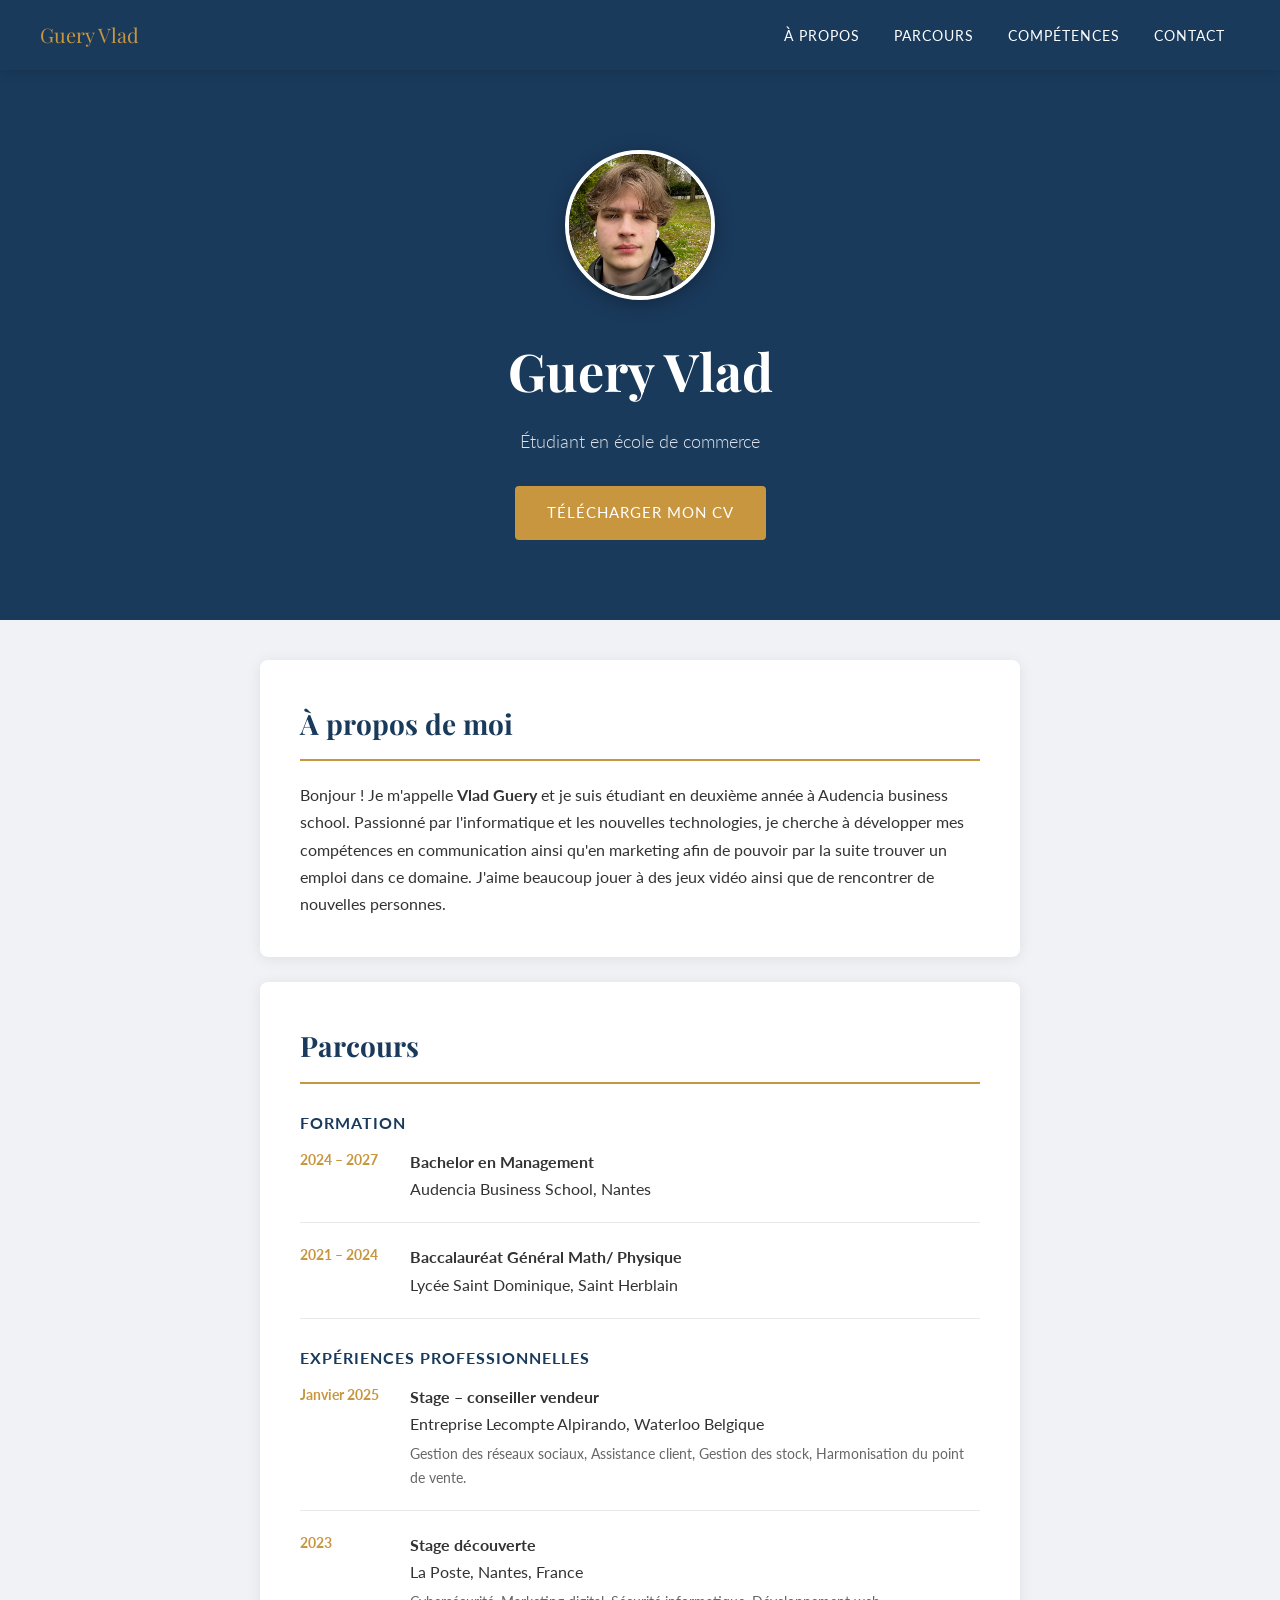
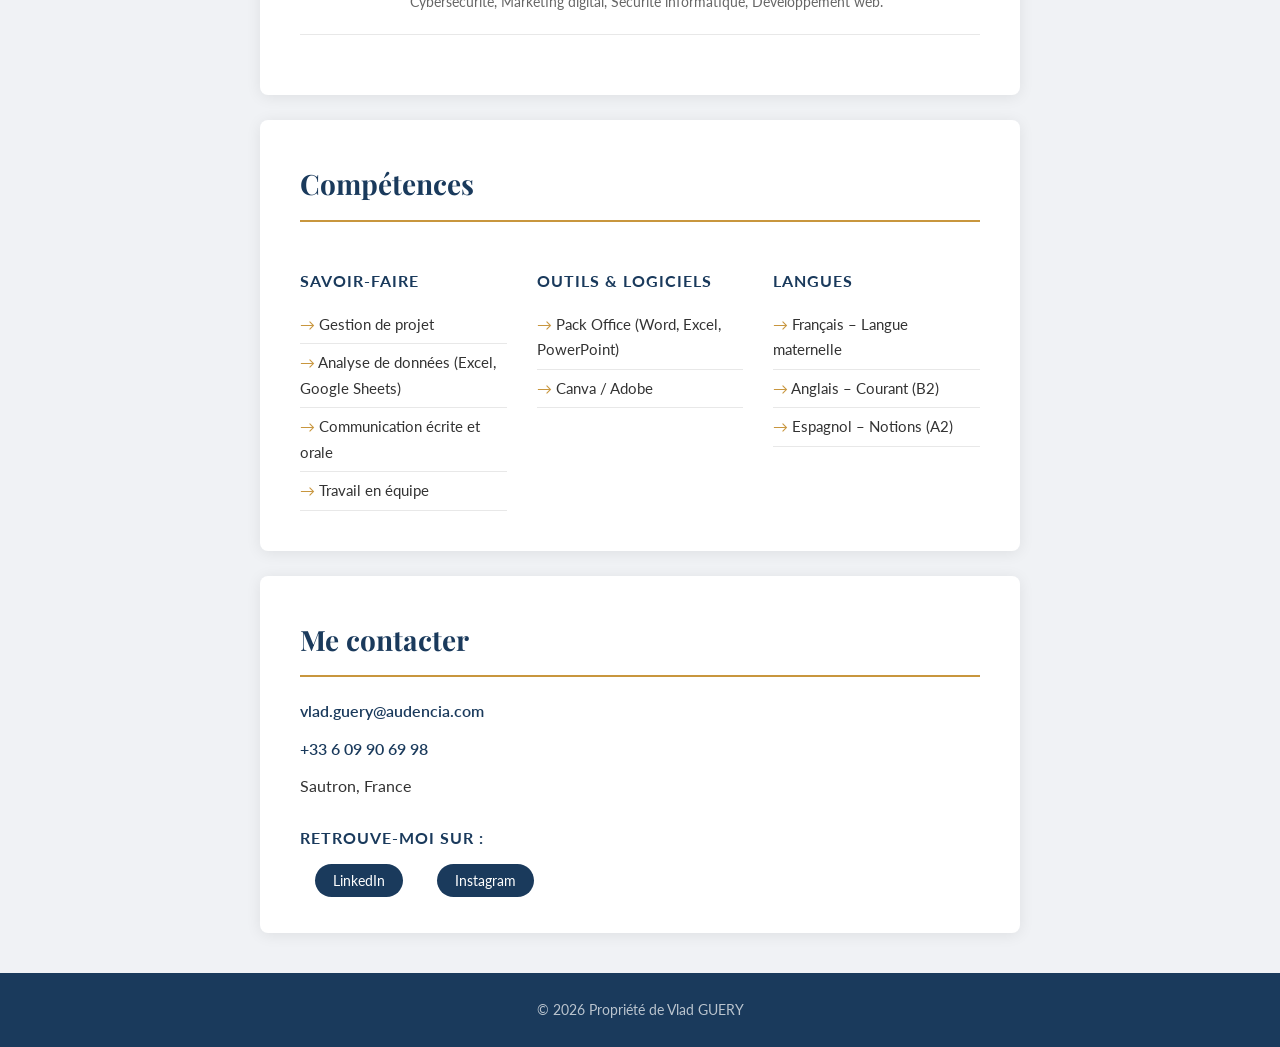
<file: index.html>
<!DOCTYPE html>
<html lang="fr">
<head>
  <meta charset="UTF-8">
  <meta name="viewport" content="width=device-width, initial-scale=1.0">
  <title>Portfolio - Guery Vlad</title>
  <link rel="stylesheet" href="style.css">
  <link href="https://fonts.googleapis.com/css2?family=Playfair+Display:wght@600&family=Lato:wght@300;400;700&display=swap" rel="stylesheet">
</head>

<body>

  <nav class="navbar">
    <div class="nav-logo">Guery Vlad</div>
    <ul class="list-inline">
      <li><a href="#apropos">À propos</a></li>
      <li><a href="#parcours">Parcours</a></li>
      <li><a href="#competences">Compétences</a></li>
      <li><a href="#contact">Contact</a></li>
    </ul>
  </nav>

  <section class="hero">
    <img src="moi.jpeg" alt="Photo de profil" class="img-circle img-hero">
    <h1>Guery Vlad</h1>
    <p class="hero-subtitle">Étudiant en école de commerce</p>
    <a href="cv.pdf" download class="btn-primary">Télécharger mon CV</a>
  </section>

  <div class="container">

    <div class="card-white" id="apropos">
      <h2 class="section-title">À propos de moi</h2>
      <p>
        Bonjour ! Je m'appelle <strong>Vlad Guery</strong> et je suis étudiant en
        deuxième année à Audencia business school. Passionné par l'informatique et les nouvelles technologies,
        je cherche à développer mes compétences en communication ainsi qu'en marketing afin de pouvoir par la suite trouver un emploi dans ce domaine. J'aime beaucoup jouer à des jeux vidéo ainsi que de rencontrer de nouvelles personnes.
      </p>
    </div>

    <div class="card-white" id="parcours">
      <h2 class="section-title">Parcours</h2>
      <h3 class="sous-titre">Formation</h3>
      <div class="item-parcours">
        <span class="annee">2024 – 2027</span>
        <div>
          <strong>Bachelor en Management</strong>
          <br>Audencia Business School, Nantes
        </div>
      </div>
      <div class="item-parcours">
        <span class="annee">2021 – 2024</span>
        <div>
          <strong>Baccalauréat Général Math/ Physique</strong>
          <br>Lycée Saint Dominique, Saint Herblain
        </div>
      </div>

      <h3 class="sous-titre">Expériences professionnelles</h3>
      <div class="item-parcours">
        <span class="annee">Janvier 2025</span>
        <div>
          <strong>Stage – conseiller vendeur</strong>
          <br>Entreprise Lecompte Alpirando, Waterloo Belgique
          <p class="description-parcours">Gestion des réseaux sociaux, Assistance client, Gestion des stock, Harmonisation du point de vente.</p>
        </div>
      </div>
      <div class="item-parcours">
        <span class="annee">2023</span>
        <div>
          <strong>Stage découverte</strong>
          <br>La Poste, Nantes, France
          <p class="description-parcours">Cybersécurité, Marketing digital, Sécurité informatique, Développement web.</p>
        </div>
      </div>
    </div>

    <div class="card-white" id="competences">
      <h2 class="section-title">Compétences</h2>
      <div class="grille-competences">
        <div>
          <h3 class="sous-titre">Savoir-faire</h3>
          <ul class="liste-competences">
            <li>Gestion de projet</li>
            <li>Analyse de données (Excel, Google Sheets)</li>
            <li>Communication écrite et orale</li>
            <li>Travail en équipe</li>
          </ul>
        </div>
        <div>
          <h3 class="sous-titre">Outils & Logiciels</h3>
          <ul class="liste-competences">
            <li>Pack Office (Word, Excel, PowerPoint)</li>
            <li>Canva / Adobe </li>
          </ul>
        </div>
        <div>
          <h3 class="sous-titre">Langues</h3>
          <ul class="liste-competences">
            <li>Français – Langue maternelle</li>
            <li>Anglais – Courant (B2)</li>
            <li>Espagnol – Notions (A2)</li>
          </ul>
        </div>
      </div>
    </div>

    <div class="card-white" id="contact">
      <h2 class="section-title">Me contacter</h2>
      <div class="bloc-contact">
        <p><a href="mailto:vlad.guery@audencia.com">vlad.guery@audencia.com</a></p>
        <p><a href="tel:+33609906998">+33 6 09 90 69 98</a></p>
        <p>Sautron, France</p>
      </div>
      <h3 class="sous-titre">Retrouve-moi sur :</h3>
      <ul class="list-inline reseaux">
        <li><a href="https://www.linkedin.com/in/vlad-guery-3b94ab350" target="_blank" class="btn-reseau">LinkedIn</a></li>
        <li><a href="https://www.instagram.com/vlad_guery/" target="_blank" class="btn-reseau">Instagram</a></li>
      </ul>
    </div>

  </div>

  <footer>
    <p>© 2026 Propriété de Vlad GUERY</p>
  </footer>

</body>
</html>
</file>
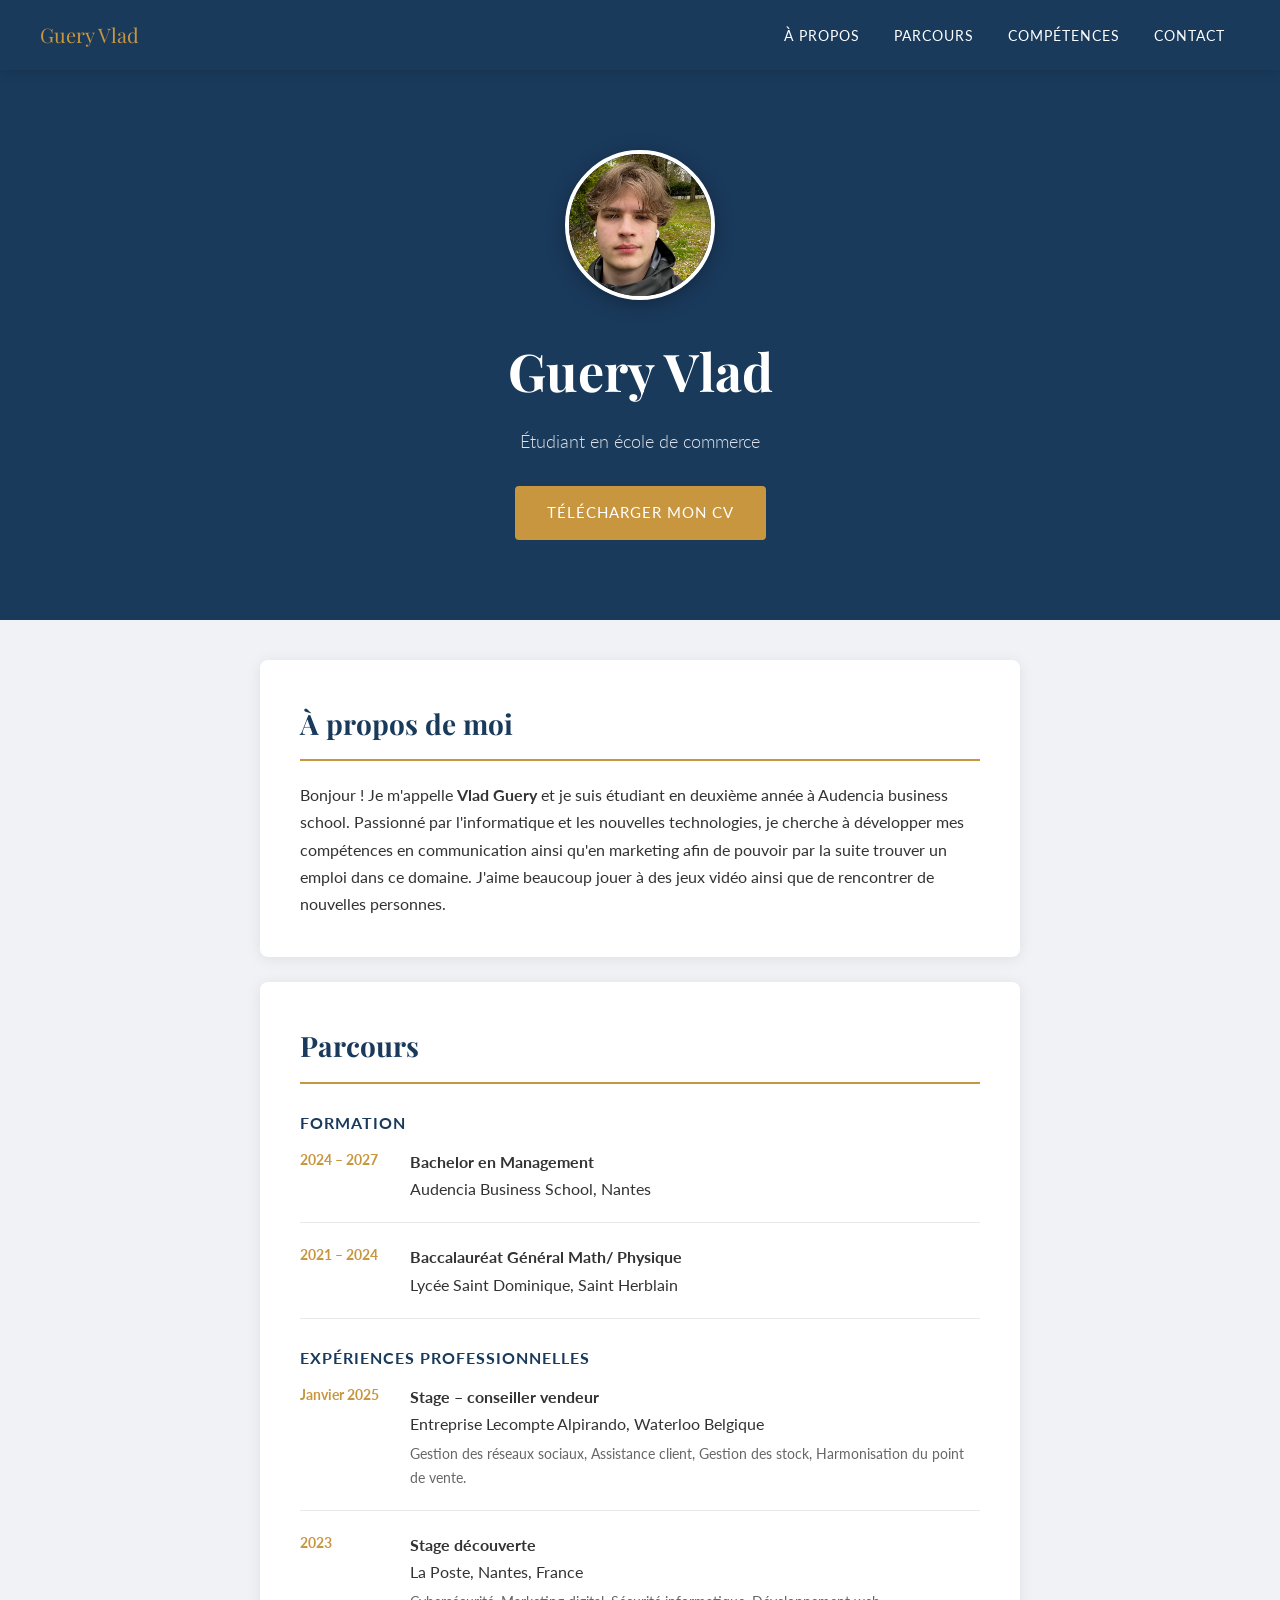
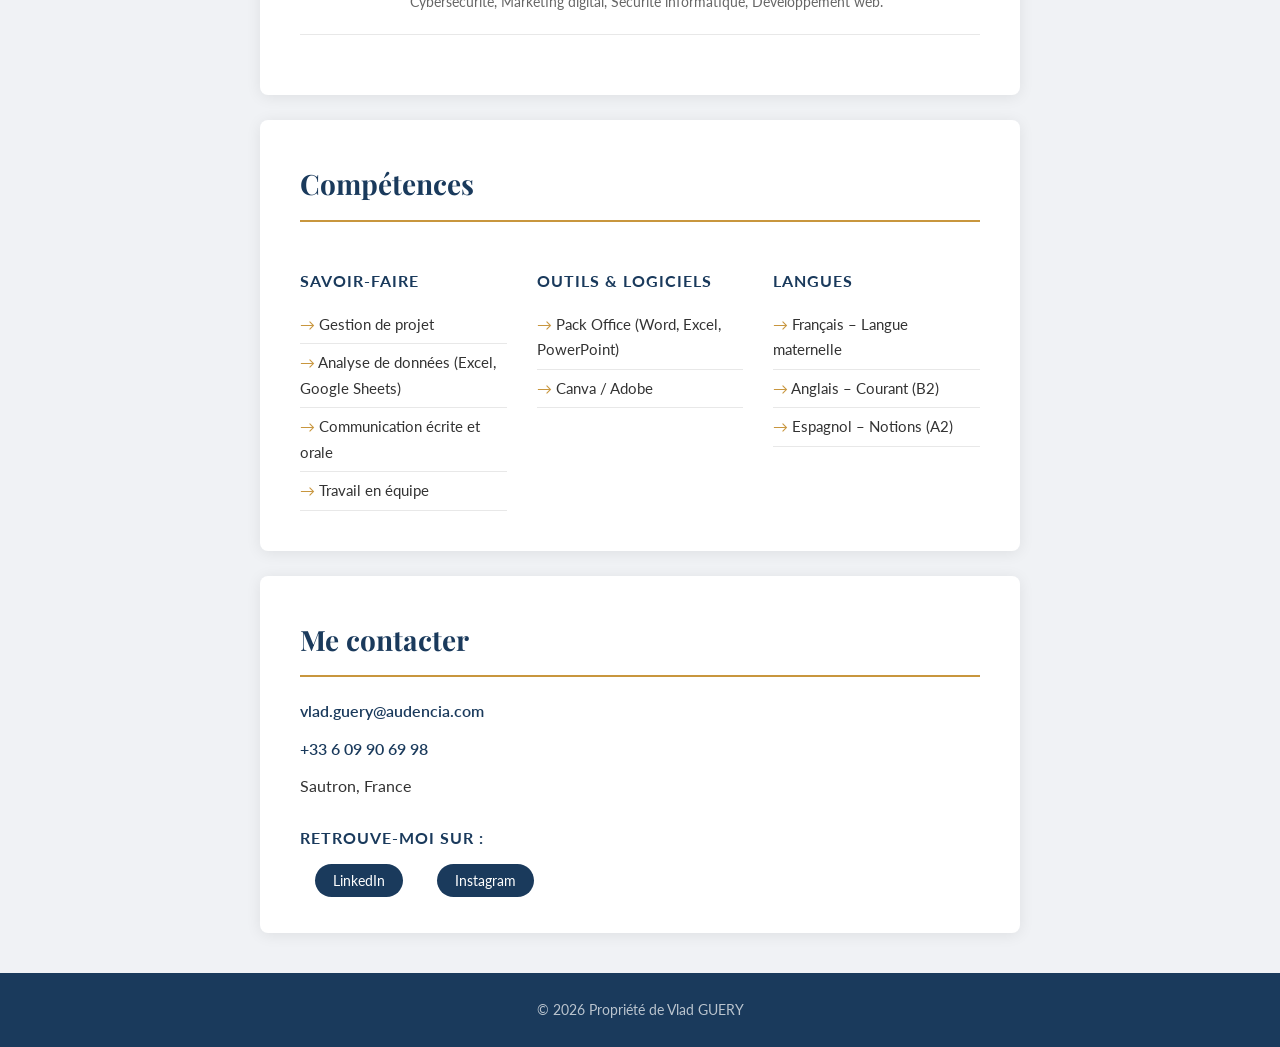
<file: code portfolio.html>
<!DOCTYPE html>
<html lang="fr">
<head>
  <meta charset="UTF-8">
  <meta name="viewport" content="width=device-width, initial-scale=1.0">
  <title>Portfolio - Guery Vlad</title>
  <link rel="stylesheet" href="style.css">
  <link href="https://fonts.googleapis.com/css2?family=Playfair+Display:wght@600&family=Lato:wght@300;400;700&display=swap" rel="stylesheet">
</head>

<body>

  <nav class="navbar">
    <div class="nav-logo">Guery Vlad</div>
    <ul class="list-inline">
      <li><a href="#apropos">À propos</a></li>
      <li><a href="#parcours">Parcours</a></li>
      <li><a href="#competences">Compétences</a></li>
      <li><a href="#contact">Contact</a></li>
    </ul>
  </nav>

  <section class="hero">
    <img src="moi.jpeg" alt="Photo de profil" class="img-circle img-hero">
    <h1>Guery Vlad</h1>
    <p class="hero-subtitle">Étudiant en école de commerce</p>
    <a href="cv.pdf" download class="btn-primary">Télécharger mon CV</a>
  </section>

  <div class="container">

    <div class="card-white" id="apropos">
      <h2 class="section-title">À propos de moi</h2>
      <p>
        Bonjour ! Je m'appelle <strong>Vlad Guery</strong> et je suis étudiant en
        deuxième année à Audencia business school. Passionné par l'informatique et les nouvelles technologies,
        je cherche à développer mes compétences en communication ainsi qu'en marketing afin de pouvoir par la suite trouver un emploi dans ce domaine. J'aime beaucoup jouer à des jeux vidéo ainsi que de rencontrer de nouvelles personnes.
      </p>
    </div>

    <div class="card-white" id="parcours">
      <h2 class="section-title">Parcours</h2>
      <h3 class="sous-titre">Formation</h3>
      <div class="item-parcours">
        <span class="annee">2024 – 2027</span>
        <div>
          <strong>Bachelor en Management</strong>
          <br>Audencia Business School, Nantes
        </div>
      </div>
      <div class="item-parcours">
        <span class="annee">2021 – 2024</span>
        <div>
          <strong>Baccalauréat Général Math/ Physique</strong>
          <br>Lycée Saint Dominique, Saint Herblain
        </div>
      </div>

      <h3 class="sous-titre">Expériences professionnelles</h3>
      <div class="item-parcours">
        <span class="annee">Janvier 2025</span>
        <div>
          <strong>Stage – conseiller vendeur</strong>
          <br>Entreprise Lecompte Alpirando, Waterloo Belgique
          <p class="description-parcours">Gestion des réseaux sociaux, Assistance client, Gestion des stock, Harmonisation du point de vente.</p>
        </div>
      </div>
      <div class="item-parcours">
        <span class="annee">2023</span>
        <div>
          <strong>Stage découverte</strong>
          <br>La Poste, Nantes, France
          <p class="description-parcours">Cybersécurité, Marketing digital, Sécurité informatique, Développement web.</p>
        </div>
      </div>
    </div>

    <div class="card-white" id="competences">
      <h2 class="section-title">Compétences</h2>
      <div class="grille-competences">
        <div>
          <h3 class="sous-titre">Savoir-faire</h3>
          <ul class="liste-competences">
            <li>Gestion de projet</li>
            <li>Analyse de données (Excel, Google Sheets)</li>
            <li>Communication écrite et orale</li>
            <li>Travail en équipe</li>
          </ul>
        </div>
        <div>
          <h3 class="sous-titre">Outils & Logiciels</h3>
          <ul class="liste-competences">
            <li>Pack Office (Word, Excel, PowerPoint)</li>
            <li>Canva / Adobe </li>
          </ul>
        </div>
        <div>
          <h3 class="sous-titre">Langues</h3>
          <ul class="liste-competences">
            <li>Français – Langue maternelle</li>
            <li>Anglais – Courant (B2)</li>
            <li>Espagnol – Notions (A2)</li>
          </ul>
        </div>
      </div>
    </div>

    <div class="card-white" id="contact">
      <h2 class="section-title">Me contacter</h2>
      <div class="bloc-contact">
        <p><a href="mailto:vlad.guery@audencia.com">vlad.guery@audencia.com</a></p>
        <p><a href="tel:+33609906998">+33 6 09 90 69 98</a></p>
        <p>Sautron, France</p>
      </div>
      <h3 class="sous-titre">Retrouve-moi sur :</h3>
      <ul class="list-inline reseaux">
        <li><a href="https://www.linkedin.com/in/vlad-guery-3b94ab350" target="_blank" class="btn-reseau">LinkedIn</a></li>
        <li><a href="https://www.instagram.com/vlad_guery/" target="_blank" class="btn-reseau">Instagram</a></li>
      </ul>
    </div>

  </div>

  <footer>
    <p>© 2026 Propriété de Vlad GUERY</p>
  </footer>

</body>
</html>
</file>
<file: style.css>
:root {
  --couleur-principale: #1a3a5c;
  --couleur-secondaire: #c8963e;
  --couleur-fond: #f0f2f5;
  --couleur-texte: #333333;
  --blanc: #ffffff;
  --gris-clair: #e8e8e8;
}

* {
  margin: 0;
  padding: 0;
  box-sizing: border-box;
}

body {
  font-family: 'Lato', sans-serif;
  background-color: var(--couleur-fond);
  color: var(--couleur-texte);
  font-size: 16px;
  line-height: 1.7;
}

.navbar {
  background-color: var(--couleur-principale);
  color: var(--blanc);
  padding: 18px 40px;
  display: flex;
  align-items: center;
  justify-content: space-between;
  position: sticky;
  top: 0;
  z-index: 100;
  box-shadow: 0 2px 10px rgba(0,0,0,0.15);
}

.nav-logo {
  font-size: 20px;
  font-family: 'Playfair Display', serif;
  color: var(--couleur-secondaire);
}

.navbar a {
  color: var(--blanc);
  text-decoration: none;
  font-size: 14px;
  text-transform: uppercase;
  letter-spacing: 1px;
  transition: color 0.2s;
}

.navbar a:hover {
  color: var(--couleur-secondaire);
}

.list-inline {
  list-style: none;
  padding-left: 0px;
}

.list-inline > li {
  display: inline;
  padding: 0px 15px;
}

.hero {
  background-color: var(--couleur-principale);
  color: var(--blanc);
  text-align: center;
  padding: 80px 20px;
}

.hero h1 {
  font-family: 'Playfair Display', serif;
  font-size: 52px;
  margin-top: 20px;
  margin-bottom: 10px;
}

.hero-subtitle {
  font-size: 18px;
  opacity: 0.85;
  margin-bottom: 30px;
  font-weight: 300;
}

.img-circle {
  border-radius: 50%;
  border: 4px solid var(--blanc);
  box-shadow: 0 4px 20px rgba(0,0,0,0.3);
}

.img-hero {
  width: 150px;
  height: 150px;
  object-fit: cover;
}

.container {
  width: 800px;
  margin: 40px auto;
  padding: 0 20px;
}

.card-white {
  background-color: var(--blanc);
  border-radius: 8px;
  padding: 40px;
  margin-bottom: 25px;
  box-shadow: 0 2px 15px rgba(0, 0, 0, 0.08);
  transition: box-shadow 0.3s;
}

.card-white:hover {
  box-shadow: 0 6px 25px rgba(0, 0, 0, 0.12);
}

.section-title {
  font-family: 'Playfair Display', serif;
  font-size: 28px;
  color: var(--couleur-principale);
  margin-bottom: 20px;
  padding-bottom: 12px;
  border-bottom: 2px solid var(--couleur-secondaire);
}

.sous-titre {
  font-size: 16px;
  color: var(--couleur-principale);
  margin-top: 25px;
  margin-bottom: 12px;
  text-transform: uppercase;
  letter-spacing: 1px;
}

.btn-primary {
  background-color: var(--couleur-secondaire);
  color: var(--blanc);
  text-decoration: none;
  padding: 14px 32px;
  border-radius: 4px;
  font-size: 15px;
  text-transform: uppercase;
  letter-spacing: 1px;
  transition: background-color 0.2s, transform 0.2s;
  display: inline-block;
}

.btn-primary:hover {
  background-color: var(--couleur-principale);
  transform: translateY(-2px);
}

.btn-secondaire {
  border: 2px solid var(--couleur-principale);
  color: var(--couleur-principale);
  background: transparent;
  text-decoration: none;
  padding: 8px 18px;
  border-radius: 4px;
  font-size: 14px;
  display: inline-block;
  margin-top: 10px;
  transition: all 0.2s;
}

.btn-secondaire:hover {
  background-color: var(--couleur-principale);
  color: var(--blanc);
}

.item-parcours {
  display: flex;
  gap: 20px;
  align-items: flex-start;
  margin-bottom: 20px;
  padding-bottom: 20px;
  border-bottom: 1px solid var(--gris-clair);
}

.annee {
  color: var(--couleur-secondaire);
  min-width: 90px;
  font-weight: 700;
  font-size: 14px;
}

.description-parcours {
  font-size: 14px;
  color: #666;
  margin-top: 5px;
}

.grille-competences {
  display: grid;
  grid-template-columns: repeat(3, 1fr);
  gap: 30px;
}

.liste-competences {
  list-style: none;
  padding-left: 0;
}

.liste-competences li {
  padding: 6px 0;
  border-bottom: 1px solid var(--gris-clair);
  font-size: 15px;
}

.liste-competences li::before {
  content: "→ ";
  color: var(--couleur-secondaire);
}

.grille-projets {
  display: grid;
  grid-template-columns: repeat(2, 1fr);
  gap: 25px;
}

.carte-projet {
  background-color: var(--couleur-fond);
  border-radius: 6px;
  padding: 20px;
  box-shadow: 0 2px 8px rgba(0,0,0,0.06);
  transition: transform 0.2s;
}

.carte-projet:hover {
  transform: translateY(-4px);
}

.carte-projet h3 {
  font-size: 16px;
  color: var(--couleur-principale);
  margin: 12px 0 8px;
}

.carte-projet p {
  font-size: 14px;
  color: #666;
}

.img-projet {
  width: 100%;
  height: 180px;
  object-fit: cover;
  border-radius: 4px;
}

.img-section {
  width: 100%;
  max-width: 400px;
  border-radius: 6px;
  margin-top: 20px;
  display: block;
}

.liste-docs {
  display: flex;
  gap: 15px;
  flex-wrap: wrap;
  margin-top: 15px;
}

.doc-item {
  display: flex;
  align-items: center;
  gap: 8px;
  background-color: var(--couleur-fond);
  border: 1px solid var(--gris-clair);
  padding: 12px 20px;
  border-radius: 6px;
  text-decoration: none;
  color: var(--couleur-principale);
  font-size: 15px;
  font-weight: 600;
  transition: all 0.2s;
}

.doc-item:hover {
  background-color: var(--couleur-principale);
  color: var(--blanc);
  border-color: var(--couleur-principale);
}

.bloc-contact {
  margin-bottom: 25px;
}

.bloc-contact p {
  margin-bottom: 10px;
  font-size: 16px;
}

.bloc-contact a {
  color: var(--couleur-principale);
  text-decoration: none;
  font-weight: 600;
}

.bloc-contact a:hover {
  color: var(--couleur-secondaire);
}

.btn-reseau {
  background-color: var(--couleur-principale);
  color: var(--blanc) !important;
  text-decoration: none !important;
  padding: 8px 18px;
  border-radius: 20px;
  font-size: 14px;
  transition: background-color 0.2s;
}

.btn-reseau:hover {
  background-color: var(--couleur-secondaire);
}

.reseaux {
  margin-top: 15px;
}

footer {
  background-color: var(--couleur-principale);
  color: rgba(255, 255, 255, 0.7);
  text-align: center;
  padding: 25px;
  font-size: 14px;
}

@media (max-width: 700px) {
  .container {
    width: 100%;
  }
  .grille-competences,
  .grille-projets {
    grid-template-columns: 1fr;
  }
  .hero h1 {
    font-size: 36px;
  }
}
</file>
